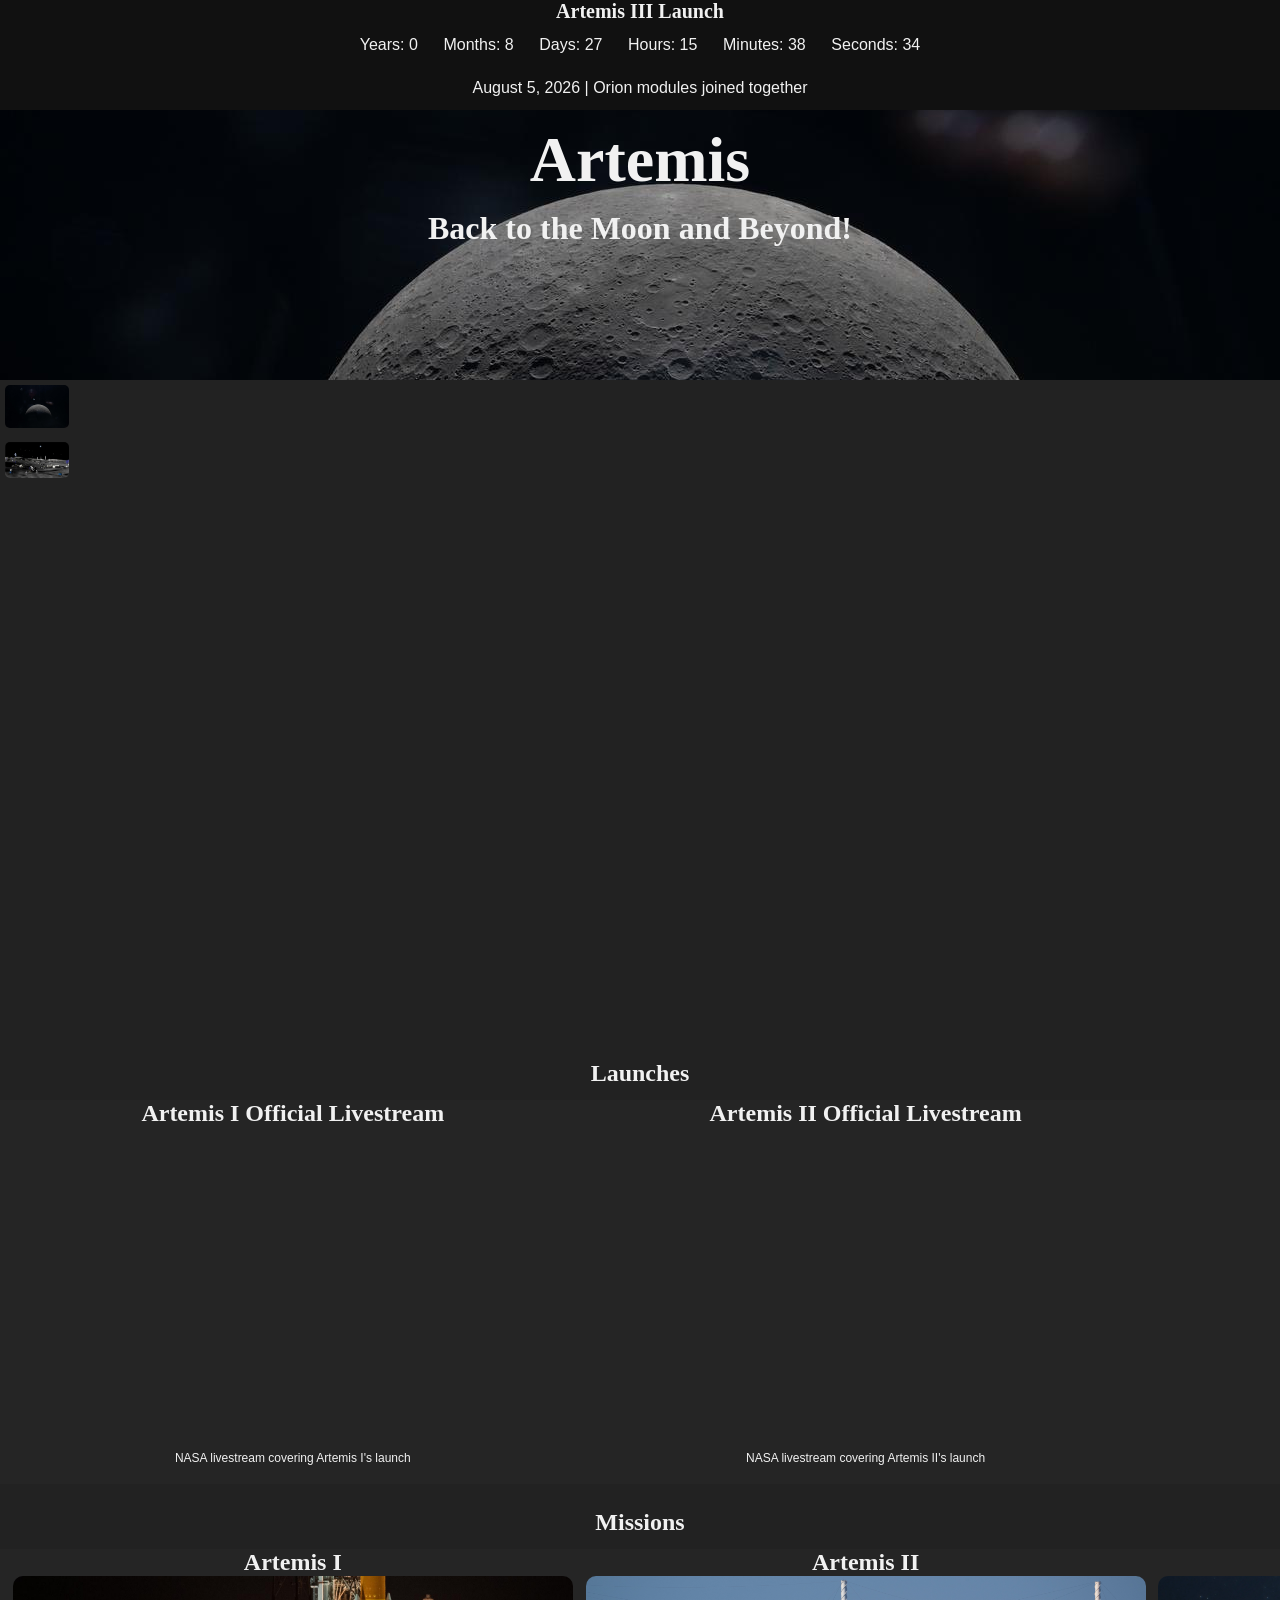
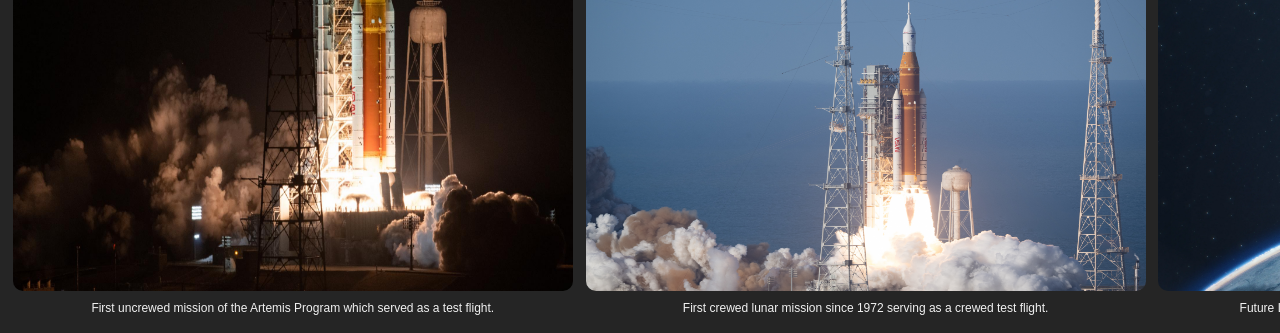
<file: docs/index.html>
<!DOCTYPE html>
<html lang="en">
<head>
    <meta charset="UTF-8">
    <meta name="viewport" content="width=device-width, initial-scale=1.0">
    <title>Artemis Hub</title>
    <link rel="stylesheet" href="style.css">
    <link rel="preload" href="https://cdn.knightlab.com/libs/timeline3/latest/embed/index.html?source=v2%3A2PACX-1vQwdn-Bt68W4CV1RuC2aKkDG7Lzjl12CbLHAm43nu0qHfC-yEOnZzkSJxLzlWTnv2rcGYdfzC_FNEYM&font=Default&lang=en&initial_zoom=2&width=100%25&height=650" as="document">
</head>
<body>

    <div id="CountdownContainer">
        <h2>Artemis III Launch</h2>
        <div id="Countdown">
            <p id="Years"></p>
            <p id="Months"></p>
            <p id="Days"></p>
            <p id="Hours"></p>
            <p id="Minutes"></p>
            <p id="Seconds"></p>
        </div>

        <p id="LaunchStatus">August 5, 2026 | Orion modules joined together</p>
    </div>
    <header>
        <div class="bannerStrip" style="background-image: url(./Images/ArtemisBanner.jpg);">
            <h1>Artemis</h1>
            <h2>Back to the Moon and Beyond!</h2>
        </div>
    </header>

    <main>

        <div class="hubContainer">
            <a href="index.html">
                <img src="Images/ArtemisBanner.jpg" class="hubBubble" title="Artemis"/>
            </a>
            <a href="Pages/moonBase.html">
                <img src="Images/MoonBase.webp" class="hubBubble" title="Moon Base">
            </a>
            
        </div>

        <iframe src='https://cdn.knightlab.com/libs/timeline3/latest/embed/index.html?source=v2%3A2PACX-1vQwdn-Bt68W4CV1RuC2aKkDG7Lzjl12CbLHAm43nu0qHfC-yEOnZzkSJxLzlWTnv2rcGYdfzC_FNEYM&font=Default&lang=en&initial_zoom=2&width=100%25&height=650' width='100%' height='650' webkitallowfullscreen mozallowfullscreen allowfullscreen frameborder='0' loading="lazy"></iframe> 
        
        <!--Upcoming Livestreams section-->
        <!--
        
        <section id="Section">
            <h2>Upcoming Livestreams</h2>
            
            

            <div class="carousel">
                Artemis III Announcement
                <div class="card">
                    <h3>Artemis III Announcement</h3>
                    <iframe width="560" height="315" src="https://www.youtube.com/embed/0fLROeRhqZM?si=17F3E8Ci6RTUgrTj" title="YouTube video player" frameborder="0" allow="accelerometer; autoplay; clipboard-write; encrypted-media; gyroscope; picture-in-picture; web-share" referrerpolicy="strict-origin-when-cross-origin" allowfullscreen></iframe>
                    <p>NASA will provide an update on Artemis III and announce their four crew members</p>
                </div>
            </div>
        </section>
        
        -->

        <section id="Section">
            <h2>Launches</h2>
            <div class="carousel">
                <div class="card">
                    <h3>Artemis I Official Livestream</h3>
                    <iframe width="560" height="315" src="https://www.youtube.com/embed/CMLD0Lp0JBg?si=Zk68PyoSvxEiBTrK" title="YouTube video player" frameborder="0" allow="accelerometer; autoplay; clipboard-write; encrypted-media; gyroscope; picture-in-picture; web-share" referrerpolicy="strict-origin-when-cross-origin" allowfullscreen></iframe>
                    <p>NASA livestream covering Artemis I's launch</p>
                </div>

                <div class="card">
                    <h3>Artemis II Official Livestream</h3>
                    <iframe width="560" height="315" src="https://www.youtube.com/embed/Tf_UjBMIzNo?si=vKbQtlsExBimdHyJ" title="YouTube video player" frameborder="0" allow="accelerometer; autoplay; clipboard-write; encrypted-media; gyroscope; picture-in-picture; web-share" referrerpolicy="strict-origin-when-cross-origin" allowfullscreen></iframe>
                    <p>NASA livestream covering Artemis II's launch</p>
                </div>
            </div>
        </section>

        <section id="Section">
            <h2>Missions</h2>
            <div class="carousel">
                <!--Artemis I-->
                <div class="card">
                    <h3>Artemis I</h3>
                    <a href="Pages/artemisI.html">
                        <img src="Images/ArtemisICover.jpg" alt="Launch of The SLS rocket during Artemis I" title="First uncrewed mission of the Artemis Program which served as a test flight.">
                    </a>
                    <p>First uncrewed mission of the Artemis Program which served as a test flight.</p>
                </div>  

                <!--Artemis II-->
                <div class="card">
                    <h3>Artemis II</h3>
                    <a href="Pages/artemisII.html">
                        <img src="Images/ArtemisIICover.jpg" alt="Launch of The SLS rocket during Artemis II" title="First crewed lunar mission since 1972 serving as a crewed test flight.">
                    </a>
                    
                    <p>First crewed lunar mission since 1972 serving as a crewed test flight.</p>
                </div>

                <!--Artemis III-->
                <div class="card">
                    <h3>Artemis III</h3>
                    <a href="./Pages/artemisIII.html">
                        <img src="Images/ArtemisIIICover.webp" alt="Depiction of Orion in space with Earth in background." title="Future LEO docking demonstration with one or both lunar lander providers.">
                    </a>
                    <p>Future LEO docking demonstration with one or both lunar lander providers.</p>
                </div>

                <!--Artemis IV-->
                <div class="card">
                    <h3>Artemis IV</h3>
                    <img src="Images/ArtemisIVCover.webp" alt="Depiction of Artemis IV on lunar surface with both landers split screened." title="Future lunar landing, first crewed mission on the lunar surface since 1972.">
                    <p>Future lunar landing, first crewed mission on the lunar surface since 1972.</p>
                </div>
            </div>
        </section>
    </main>
    <script src="./Scripts/main.js"></script>
</body>
</html>
</file>
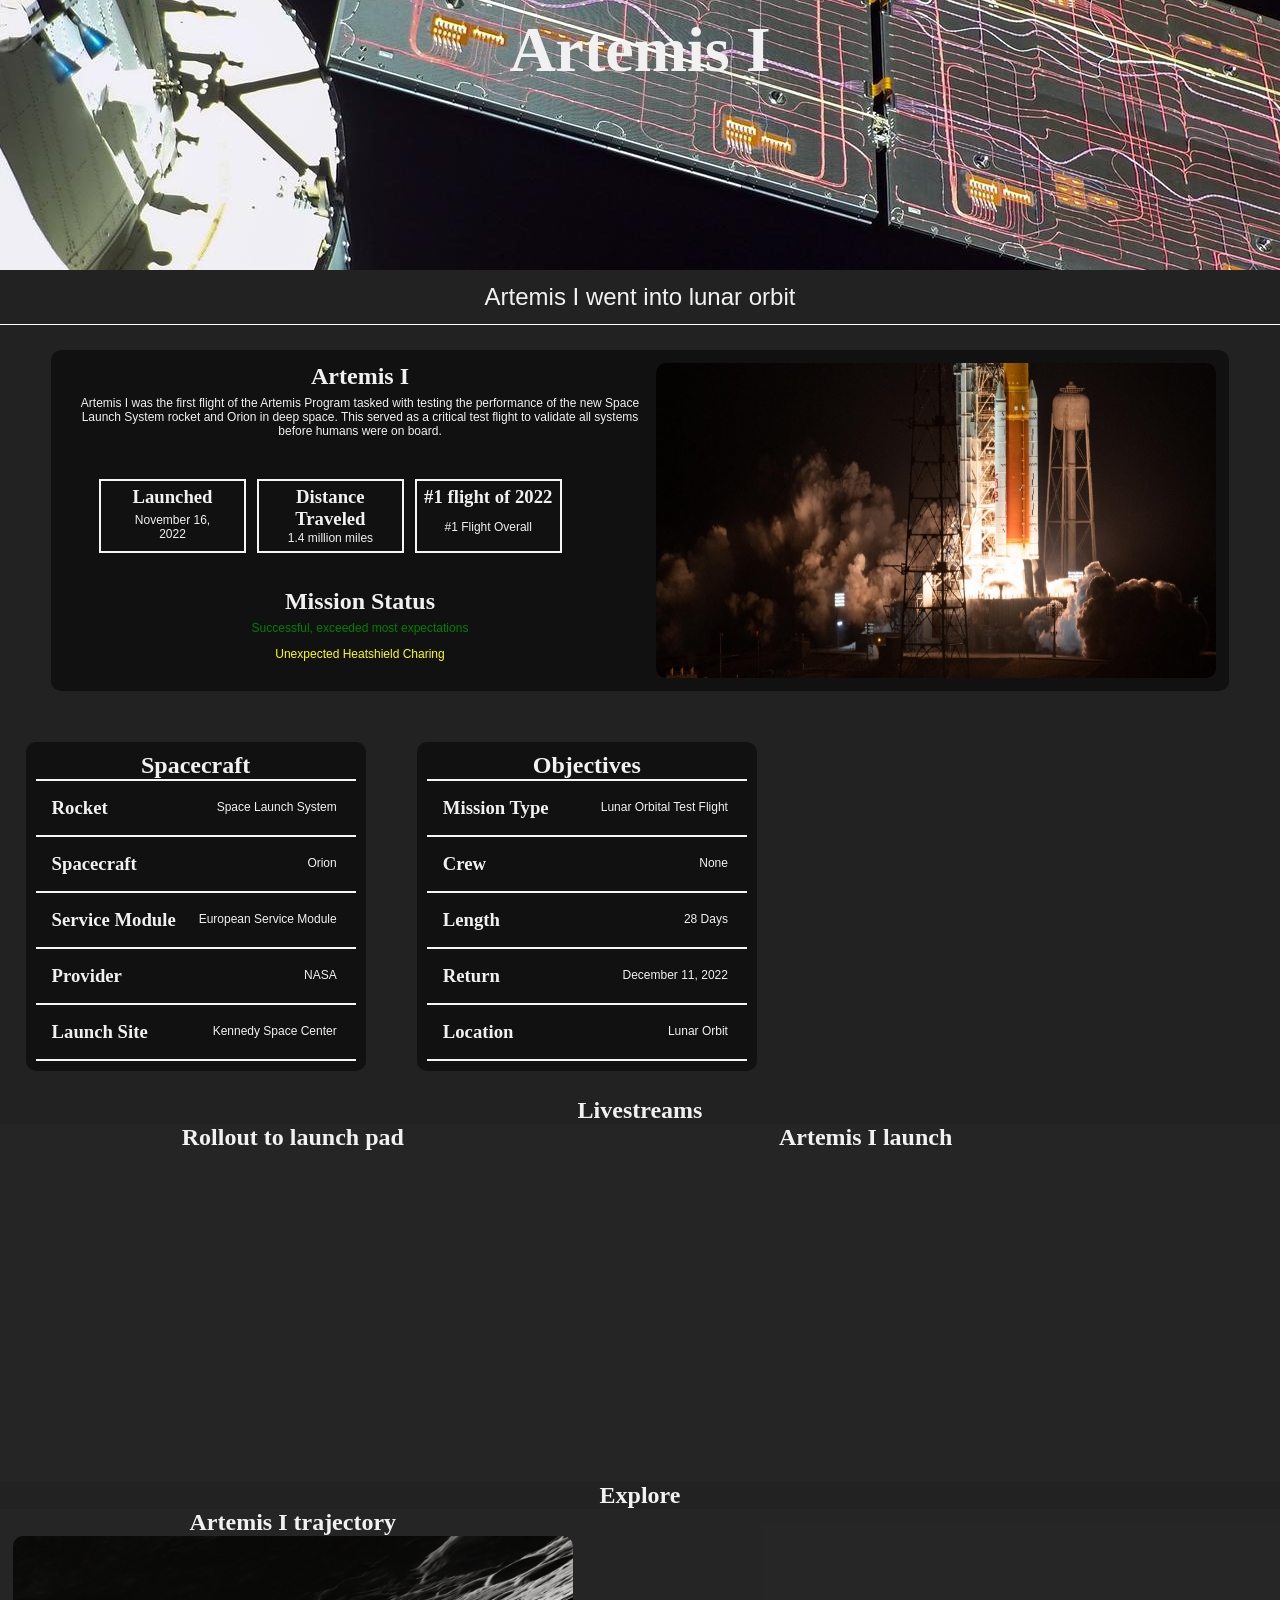
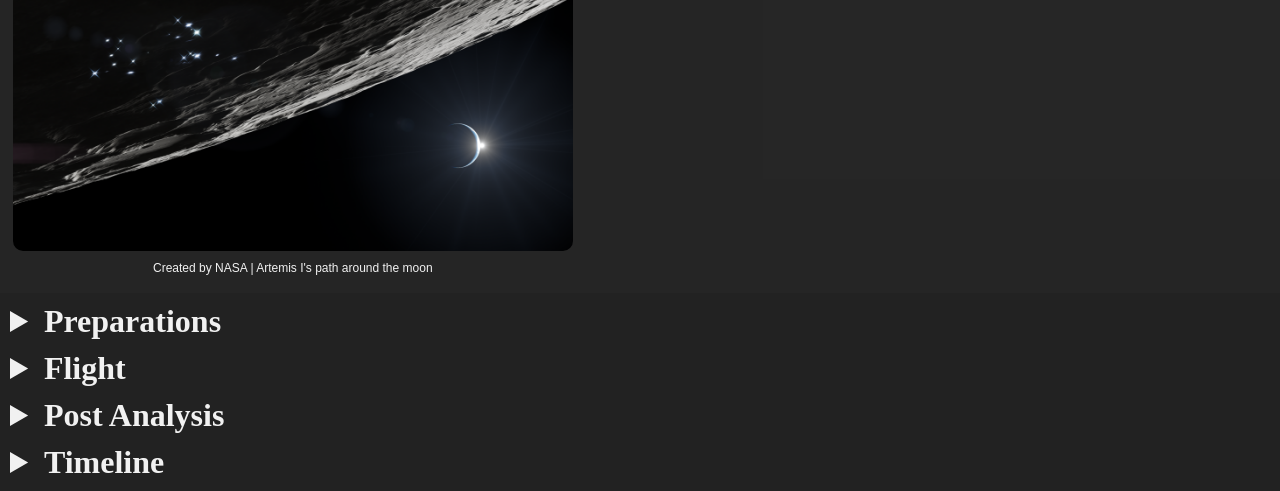
<file: docs/Pages/artemisI.html>
<!DOCTYPE html>
<html lang="en">
<head>
    <meta charset="UTF-8">
    <meta name="viewport" content="width=device-width, initial-scale=1.0">
    <title>Artemis I | Artemis Hub</title>
    <link rel="stylesheet" href="../style.css">

    
</head>
<body>
    <header>
        <div class="bannerStrip" style="background-image: url(../Images/ArtemisIBanner.jpg);">
            <h1>Artemis I</h1>
        </div>
    </header>
    <main>
        <p id="ArtemisIFact"></p>
        <div class="missionOverview">
            <div class="missionOverviewContent">
                <h2>Artemis I</h2>
                
                <p>Artemis I was the first flight of the Artemis Program tasked with testing the performance of the new Space Launch System rocket and Orion in deep space. This served as a critical test flight to validate all systems before humans were on board.</p>
                <div class="missionOverviewRow">
                    <div class="missionOverviewBlock">
                        <h3>Launched</h3>
                        <p>November 16, 2022</p>
                    </div>
                    <div class="missionOverviewBlock">
                        <h3>Distance Traveled</h3>
                        <p>1.4 million miles</p>
                    </div>

                    <div class="missionOverviewBlock">
                        <h3>#1 flight of 2022</h3>
                        <p>#1 Flight Overall</p>
                    </div>
                </div>
                <h2>Mission Status</h2>
                <p style="color:green">Successful, exceeded most expectations</p>
                <p style="color:yellow">Unexpected Heatshield Charing</p>
                
            </div>
            <img src="../Images/ArtemisICover.jpg" />
            
        </div>

        
        <div class="row">
            <div class="sidePanel">
            <h2>Spacecraft</h2>
            <div class="sidePanelRow">
                <h3>Rocket</h3>
                <p>Space Launch System</p>
            </div>

            <div class="sidePanelRow">
                <h3>Spacecraft</h3>
                <p>Orion</p>
            </div>

            <div class="sidePanelRow">
                <h3>Service Module</h3>
                <p>European Service Module</p>
            </div>

            <div class="sidePanelRow">
                <h3>Provider</h3>
                <p>NASA</p>
            </div>

            <div class="sidePanelRow">
                <h3>Launch Site</h3>
                <p>Kennedy Space Center</p>
            </div>
        </div>

        <div class="sidePanel">
            <h2>Objectives</h2>
            <div class="sidePanelRow">
                <h3>Mission Type</h3>
                <p>Lunar Orbital Test Flight</p>
            </div>

            <div class="sidePanelRow">
                <h3>Crew</h3>
                <p>None</p>
            </div>

            <div class="sidePanelRow">
                <h3>Length</h3>
                <p>28 Days</p>
            </div>

            <div class="sidePanelRow">
                <h3>Return</h3>
                <p>December 11, 2022</p>
            </div>

            <div class="sidePanelRow">
                <h3>Location</h3>
                <p>Lunar Orbit</p>
            </div>
        </div>
        
        </div>

        <section class="Section">
            <h2>Livestreams</h2>
            <div class="carousel">
                <div class="card">
                    <h3>Rollout to launch pad</h3>
                    <iframe width="560" height="315" src="https://www.youtube.com/embed/RxzC2S8Z2Ng?si=joMjyY4dy9Yb4k9l" title="YouTube video player" frameborder="0" allow="accelerometer; autoplay; clipboard-write; encrypted-media; gyroscope; picture-in-picture; web-share" referrerpolicy="strict-origin-when-cross-origin" allowfullscreen></iframe>
                </div>
                <div class="card">
                    <h3>Artemis I launch</h3>
                    <iframe width="560" height="315" src="https://www.youtube.com/embed/CMLD0Lp0JBg?si=7uXieYGLJxqmj1kV" title="YouTube video player" frameborder="0" allow="accelerometer; autoplay; clipboard-write; encrypted-media; gyroscope; picture-in-picture; web-share" referrerpolicy="strict-origin-when-cross-origin" allowfullscreen></iframe>
                </div>

                <div class="card">
                    <h3>Close lunar flyby</h3>
                    <iframe width="560" height="315" src="https://www.youtube.com/embed/BvWtNx3VOUA?si=XpxMBCHcl_HlhEOE" title="YouTube video player" frameborder="0" allow="accelerometer; autoplay; clipboard-write; encrypted-media; gyroscope; picture-in-picture; web-share" referrerpolicy="strict-origin-when-cross-origin" allowfullscreen></iframe>
                </div>

                <div class="card">
                    <h3>Artemis I splashdown</h3>
                    <iframe width="560" height="315" src="https://www.youtube.com/embed/xzZPzmMtQA8?si=LlzdA6t2dbo1y-F9" title="YouTube video player" frameborder="0" allow="accelerometer; autoplay; clipboard-write; encrypted-media; gyroscope; picture-in-picture; web-share" referrerpolicy="strict-origin-when-cross-origin" allowfullscreen></iframe>
                </div>
            </div>
        </section>

        <section class="Section">
            <h2>Explore</h2>
            <div class="carousel">
                <div class="card">
                    <h3>Artemis I trajectory</h3>
                    <a href="artemisITrojectory.html" target="_blank"><img src="../Images/Moon.png"></a>
                    <p>Created by NASA | Artemis I's path around the moon</p>
                </div>
            </div>
        </section>

        <div class="collapsable">
            <details>
                <summary>Preparations</summary>
                <p>The SLS rocket for Artemis I was originally rolled out to the launch pad March 17, 2022. The first two Wet Dress Rehearsal (WDR) attempts on April 3 and 4th were scrubbed due to launch pad issues, but one was ultimately performed not long after. However, due to issues with the ICPS, they didn't fuel the upper stage. NASA teams discovered a Hydrogen leak during that WDR which prompted a rollback to the VAB.</p>
                <p>A fourth WDR attempt was performed June 20 of the following year, however due to a hydrogen leak the countdown timer ended early at T-20s. Then the rocket was rolled back to the VAB on July 2 to fix those Hydrogen leaks.</p>
                <p>The first launch attempt for Artemis I was set for August 29, 2026 which was scrubbed due to high engine temperatures, hydrogen leaks, and ground communication problems. Another attempt for September 3 was also scrubbed due to continued hydrogen leaks. It wasn't until the third attempt on November 16th that Artemis I finally launched from the KSC.</p>
            </details>
        </div>

        <div class="collapsable">
            <details>
                <summary>Flight</summary>
                <p>Artemis I launched at 1:47am EST achieving orbit in about 8.5 minutes. About 89 minutes into flight, the ICPS burned for about 15min to propel Orion and 10 cubsat satellites into a trans lunar ejection. These small satellites would study radiation and perform other scientific research. On November 25, Orion performed a burn to put itself in retrograde lunar orbit. The following day Artemis I broke Apollo 13's record being the furthest a human rated spacecraft has traveled from Earth.</p>
                <p>Artemis I finally splashed down December 11 traveling almost 25,000 miles.</p>
            </details>
        </div>

        <div class="collapsable">
            <details>
                <summary>Post Analysis</summary>
                <p>Upon retrieval of the capsule, NASA discovered unexpected loss of a protective layer of the heatshield. The protective outer layer made from AVCOAT is supposed to break away carrying heat away from the capsule, however the loss was more significant than previously expected. Took two years to find the issue to suggest recommendations.</p>
            </details>
            
        </div>

        <div class="collapsable">
            <details>
                <summary>Timeline</summary>
                <ul class="timeline">
                    <li><b>T-5y 4m: </b>ICPS arrived to KSC</li>
                    <li><b>T-2y 5m: </b>SRB arrived to KSC</li>
                    <li><b>T-1y 8m: </b>SRB stacked</li>
                    <li><b>T-1y 5m: </b>Core stage stacked</li>
                    <li><b>T-1y 4m: </b>ICPS stacked</li>
                    <li><b>T-1y 1m: </b>Orion stacked</li>
                    <li><b>T-7m 30d: </b>SLS rollout #1</li>
                    <li><b>T-7m 13d: </b>WDR attempt #1 scrubbed</li>
                    <li><b>T-7m 12d: </b>WDR attempt #2 scrubbed</li>
                    <li><b>T-6m 8d: </b>SLS rolled back to VAB</li>
                    <li><b>T-5m 10d: </b>SLS rollout #2</li>
                    <li><b>T-4m 27d: </b>WDR attempt #4</li>
                    <li><b>T-4m 14d: </b>SLS rolled back to VAB</li>
                    <li><b>T-3m 0d: </b>SLS rollout #3</li>
                    <li><b>T-2m 18d: </b>Launch attempt #1 scrubbed</li>
                    <li><b>T-2m 14d: </b>Launch attempt #2 scrubbed</li>
                    <hr>
                    <li><b>T-00:00:00: </b>Liftoff!</li>
                    <li><b>+00:08:30: </b>Orion reached LEO</li>
                    <li><b>+01:29:00: </b>Translunar Injection</li>
                    <li><b>+4d 13hr: </b>Entered lunar sphere of influence</li>
                    <li><b>+5d 6hr: </b>Closest approach to the moon</li>
                    <li><b>+10d: </b>Reached lunar orbit</li>
                    <li><b>+12d: </b>Furthest distance from moon</li>
                    <li><b>+20d: </b>Exited lunar sphere of influence</li>
                    <li><b>+25d: </b>Entered Earth's atmosphere</li>
                    <hr>
                    <li><b>+27d: </b>Capsule recovered</li>
                    <li><b>+2y 1m: </b>Heatshield investigation concludes</li>
                </ul>
            </details>
        </div>
        
    </main>

    <script>
        // Generates random Artemis I facts
        var ArtemisIFacts = ["Artemis I was the first mission of the Artemis Program", "The 0G indicator was Snoopy", "Artemis I went into lunar orbit"];
        var randomArtemisIFact = ArtemisIFacts[Math.floor(Math.random() * ArtemisIFacts.length)];
        document.getElementById("ArtemisIFact").innerHTML = randomArtemisIFact;     
    </script>
</body>
</html>
</file>
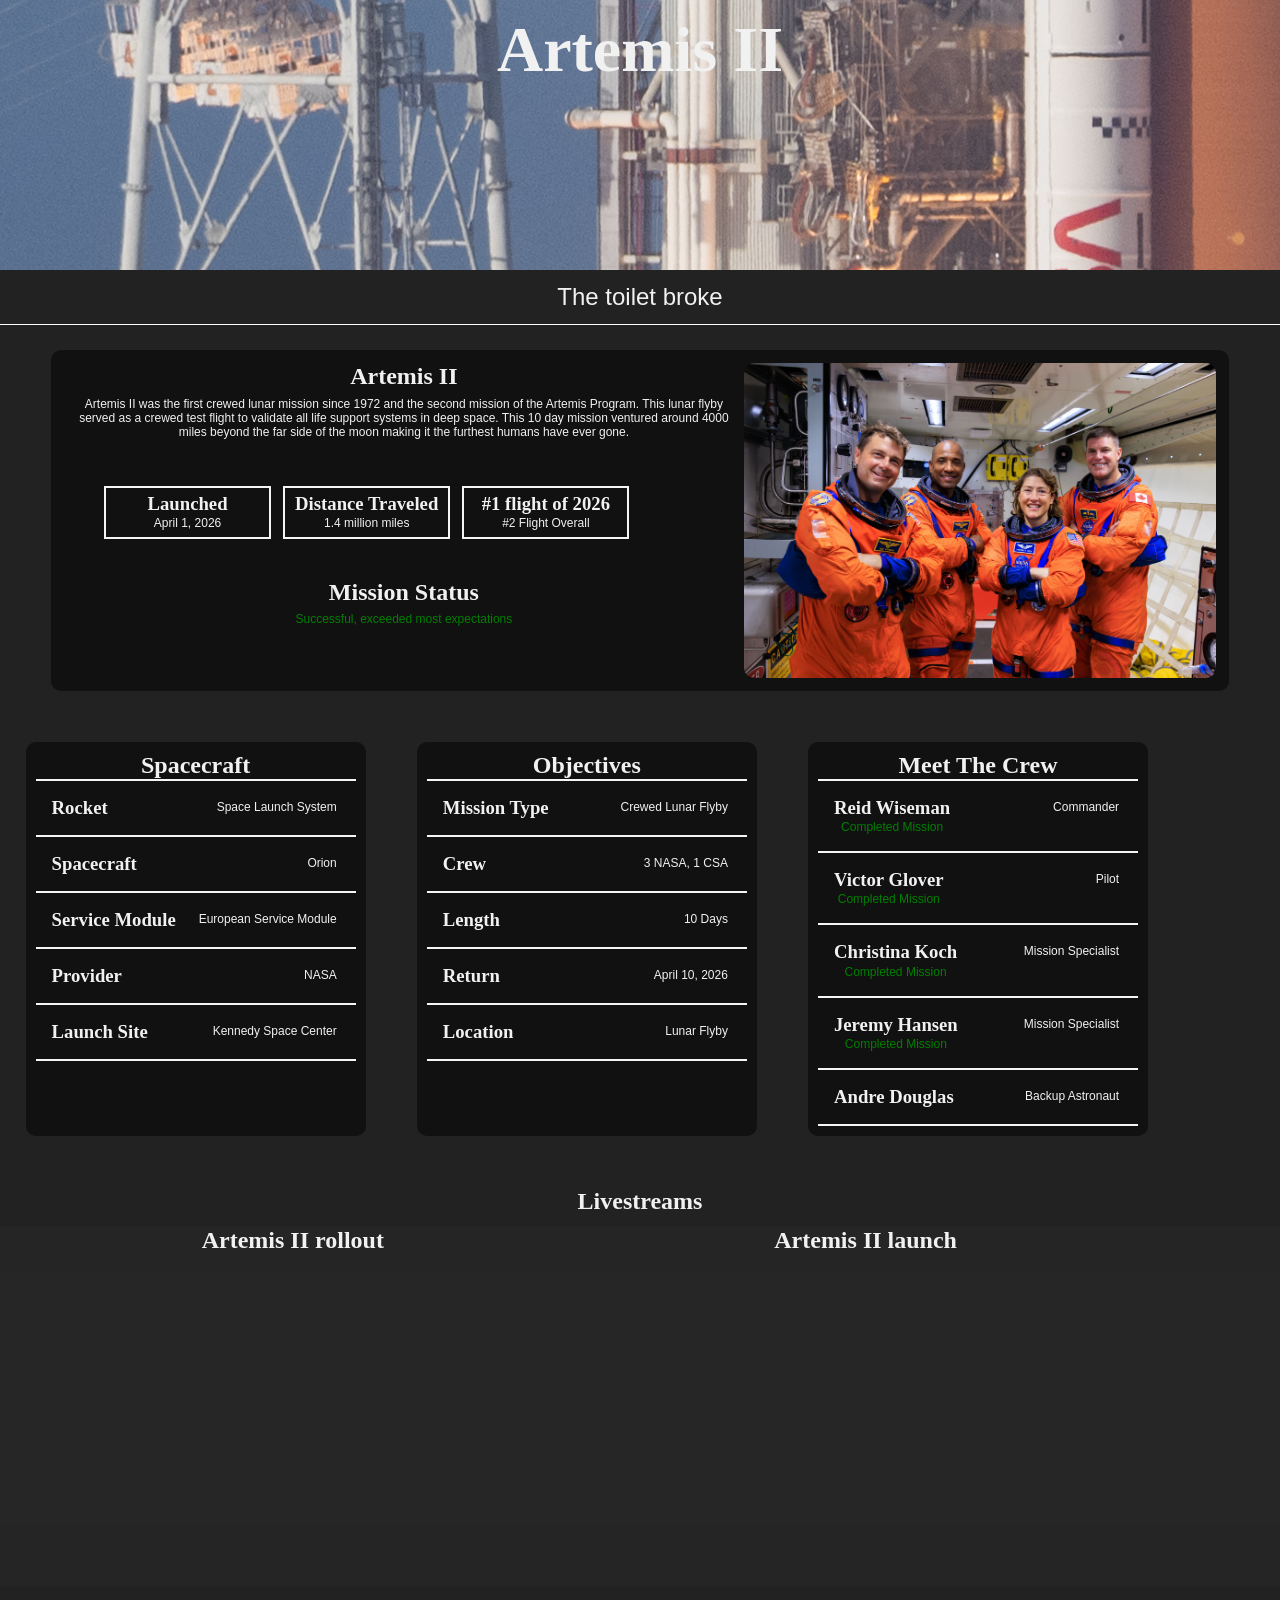
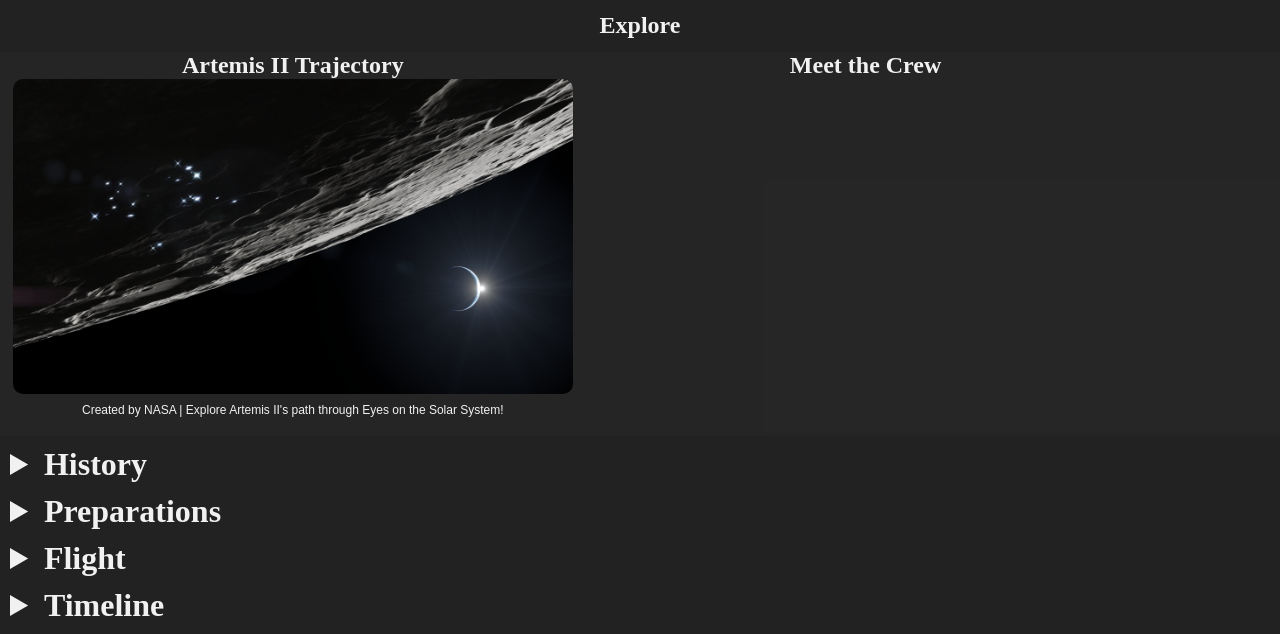
<file: docs/Pages/artemisII.html>
<!DOCTYPE html>
<html lang="en">
<head>
    <meta charset="UTF-8">
    <meta name="viewport" content="width=device-width, initial-scale=1.0">
    <title>Artemis II | Artemis Hub</title>
    <link rel="stylesheet" href="../style.css">
</head>
<body>
    <header>
        <div class="bannerStrip" style="background-image: url(../Images/ArtemisIICover.jpg);">
            <h1>Artemis II</h1>
        </div>
    </header>
    <main>
        <p id="ArtemisIIFact"></p>
        <div class="missionOverview">
            <div class="missionOverviewContent">
                <h2>Artemis II</h2>
                <p>Artemis II was the first crewed lunar mission since 1972 and the second mission of the Artemis Program. This lunar flyby served as a crewed test flight to validate all life support systems in deep space. This 10 day mission ventured around 4000 miles beyond the far side of the moon making it the furthest humans have ever gone.</p>
                <div class="missionOverviewRow">
                    <div class="missionOverviewBlock">
                        <h3>Launched</h3>
                        <p>April 1, 2026</p>
                    </div>
                    <div class="missionOverviewBlock">
                        <h3>Distance Traveled</h3>
                        <p>1.4 million miles</p>
                    </div>

                    <div class="missionOverviewBlock">
                        <h3>#1 flight of 2026</h3>
                        <p>#2 Flight Overall</p>
                    </div>
                </div>
                <h2>Mission Status</h2>
                <p style="color:green">Successful, exceeded most expectations</p>
                
            </div>
            <img src="../Images/ArtemisIICrew.jpg" />
        </div>
        <div class="row">
            <div class="sidePanel">
            <h2>Spacecraft</h2>
            <div class="sidePanelRow">
                <h3>Rocket</h3>
                <p>Space Launch System</p>
            </div>

            <div class="sidePanelRow">
                <h3>Spacecraft</h3>
                <p>Orion</p>
            </div>

            <div class="sidePanelRow">
                <h3>Service Module</h3>
                <p>European Service Module</p>
            </div>

            <div class="sidePanelRow">
                <h3>Provider</h3>
                <p>NASA</p>
            </div>

            <div class="sidePanelRow">
                <h3>Launch Site</h3>
                <p>Kennedy Space Center</p>
            </div>
        </div>

        <div class="sidePanel">
            <h2>Objectives</h2>
            <div class="sidePanelRow">
                <h3>Mission Type</h3>
                <p>Crewed Lunar Flyby</p>
            </div>

            <div class="sidePanelRow">
                <h3>Crew</h3>
                <p>3 NASA, 1 CSA</p>
            </div>

            <div class="sidePanelRow">
                <h3>Length</h3>
                <p>10 Days</p>
            </div>

            <div class="sidePanelRow">
                <h3>Return</h3>
                <p>April 10, 2026</p>
            </div>

            <div class="sidePanelRow">
                <h3>Location</h3>
                <p>Lunar Flyby</p>
            </div>
        </div>

        <div class="sidePanel">
            <h2>Meet The Crew</h2>
            <div class="sidePanelRow">
                <div>
                    <h3>Reid Wiseman</h3>
                    <p style="color: green;">Completed Mission</p>
                </div>
                <p>Commander</p>
            </div>

            <div class="sidePanelRow">
                <div>
                    <h3>Victor Glover</h3>
                    <p style="color: green;">Completed Mission</p>
                </div>
                <p>Pilot</p>
            </div>

            <div class="sidePanelRow">
                <div>
                    <h3>Christina Koch</h3>
                    <p style="color: green;">Completed Mission</p>
                </div>
                <p>Mission Specialist</p>
            </div>

            <div class="sidePanelRow">
                <div>
                    <h3>Jeremy Hansen</h3>
                    <p style="color: green;">Completed Mission</p>
                </div>
                <p>Mission Specialist</p>
            </div>

            <div class="sidePanelRow">
                <div>
                    <h3>Andre Douglas</h3>
                </div>
                <p>Backup Astronaut</p>
            </div>
            

        </div>

        
 
    </main>
        <section id="Section">
        <h2>Livestreams</h2>
        <div class="carousel">
            <div class="card">
                <h3>Artemis II rollout</h3>
                <iframe width="560" height="315" src="https://www.youtube.com/embed/tTs799cmxBc?si=0hFJStK-hSA8k4Jq" title="YouTube video player" frameborder="0" allow="accelerometer; autoplay; clipboard-write; encrypted-media; gyroscope; picture-in-picture; web-share" referrerpolicy="strict-origin-when-cross-origin" allowfullscreen></iframe>
            </div>

            <div class="card">
                <h3>Artemis II launch</h3>
                <iframe width="560" height="315" src="https://www.youtube.com/embed/Tf_UjBMIzNo?si=c7LcN6D8g7ovQhQm" title="YouTube video player" frameborder="0" allow="accelerometer; autoplay; clipboard-write; encrypted-media; gyroscope; picture-in-picture; web-share" referrerpolicy="strict-origin-when-cross-origin" allowfullscreen></iframe>
            </div>
        </div>
        </section>
    
        <section id="Section">
                <h2>Explore</h2>
                <div class="carousel">
                    <div class="card">
                        <h3>Artemis II Trajectory</h3>
                        <a href="artemisIITrojectory.html" target="_blank">
                            <img src="../Images/Moon.png">
                        </a>
                        <p>Created by NASA | Explore Artemis II's path through Eyes on the Solar System!</p>
                    </div>
                    <div class="card">
                        <h3>Meet the Crew</h3>
                        <iframe width="560" height="315" src="https://www.youtube.com/embed/lPyl6d2FJGw?si=K_zxRvhe5sw1z5mt" title="YouTube video player" frameborder="0" allow="accelerometer; autoplay; clipboard-write; encrypted-media; gyroscope; picture-in-picture; web-share" referrerpolicy="strict-origin-when-cross-origin" allowfullscreen></iframe>
                    </div>
                </div>
        </section>

        <div class="collapsable">
            <details>
                <summary>History</summary>
                <p>Formerly known as Exploration Mission 2 and proposed in 2017, this mission would take crew to rendezvous with an astroid that would be placed into lunar orbit from the <a href="https://en.wikipedia.org/wiki/Asteroid_Redirect_Mission">Astroid Redirect Mission</a> to retrieve samples. After the Astroid Redirect Mission got canceled in 2017, two proposals came up. One proposal would be a free return trajectory around the moon while the other proposal would be to deliver the first module of Lunar Gateway into lunar orbit.</p>
            </details>
        </div>

        <div class="collapsable">
            <details>
                <summary>Preparations</summary>
                <p>Due to Artemis I's heatshield investigation, stacking the SLS rocket couldn't begin until it concluded contributing to a two year delay. The four engines were integrated into the core stage September 25, 2023 which was delivered to the KSC the end of July 2024. Stacking for the SLS rocket began November 2024 and concluded October 2025.</p>
                <p>In April 2024, NASA held a news conference discussing their findings from the Artemis I heatshield and outlined changes they will make. Hot gasses got trapped in the AVCOAT material which caused cracking and unexpected pieces falling off. Because the heatshield was already integrated onto Orion, taking it out and replacing would lead to further delays than if they just decided to keep it on. NASA's decision was to keep the existing heatshield but change the reentry profile. Artemis I used what was called a skip-reentry profile where it initially enters the atmosphere, uses aerodynamic drag to slow down bouncing out of the atmosphere then reentering again at a much slower velocity. Artemis II used a more direct modified version of that profile. Orion entered the atmosphere and lifted up slightly to reduce its velocity but never left the atmosphere. By doing this the heatshield did experience higher heating but reduced the gas buildup.</p>
                <p>September of 2025 NASA announced that they were targeting a launch date as soon as February 2026. However due to a large winter storm, launch preparations were delayed to January 2026. The first rollout for the launch vehicle occurred January 18, 2026 with a planned wet dress rehearsal for February 2, 2026. However, the WDR ended prematurely and because of a hydrogen leak addition to a pressurization issue on Orion, the launch had been delayed to March. On February 19, 2026 NASA successfully completed a WDR for the SLS rocket. SLS got rolled back to the VAB on February 25 due to a helium flow issue that they could not fix on the launch pad delaying the earliest potential launch date to April. March 18, 2026 SLS rolled back to the launch pad ahead of an April 1 launch.</p>
            </details>
        </div>

        <div class="collapsable">
            <details>
                <summary>Flight</summary>
                <p>Artemis II successfully launched on April 1, 2026 at 6:35EST, the first crewed launch from Launch Complex 39B since 2006. The first day was spent in a high elliptical orbit to validate life support systems including some docking practice. Then Orion preformed a trans lunar injection burn which put Orion on a free return trajectory around the moon. On April 6 23:02UTC Orion was 252,756 miles from Earth breaking Apollo 13's 56 year record (248,665mi) as the furthest humans have been from Earth. On April 11, Orion reentered the atmosphere with a max velocity of 24,664mph splashing down about six minutes later. They splashed down near the coast of San Diego, they landed less than a mile from their determined target.</p>
            </details>
        </div>

        <div class="collapsable">
            <details>
                <summary>Timeline</summary>
                <ul class="timeline">
                    <li><b>T-9y: </b>Mission profile redefined</li>
                    <li><b>T-3y: </b>Crew announced</li>
                    <li><b>T-2y 9m: </b>Core stage delivered to KSC</li>
                    <li><b>T-2y 3m: </b>Launch date set to September 2025</li>
                    <li><b>T-2y: </b>Artemis I heatshield investigation began</li>
                    <li><b>T-1y 5m: </b>SLS stacking began</li>
                    <li><b>T-1y 4m: </b>Launch date delayed to April 2026</li>
                    <li><b>T-1y 4m: </b>Artemis I heatshield investigation concluded</li>
                    <li><b>T-7m: </b>Launch date set to February 5, 2026</li>
                    <li><b>T-6m: </b>SLS stacking completed</li>
                    <li><b>T-2m 14d: </b>SLS rollout #1</li>
                    <li><b>T-1m 30d: </b>WDR attempt #1</li>
                    <li><b>T-1m 13d: </b>WDR attempt #2 successful</li>
                    <li><b>T-1m 11d: </b>Launch date delayed to March</li>
                    <li><b>T-1m 7d: </b>SLS rolled back to VAB</li>
                    <li><b>T-20d: </b>Launch date set to April 1, 2026</li>
                    <li><b>T-12d: </b>SLS rollout #2</li>
                    <li><b>T-5d: </b>Crew arrived to KSC</li>
                    <hr>
                    <li><b>+00:00:00: </b>Engines ignited</li>
                    <li><b>+00:02:00: </b>Booster separation</li>
                    <li><b>+00:08:00: </b>Orion separation</li>
                    <li><b>+00:50:00: </b>Perigee raised above atmosphere</li>
                    <li><b>+01:50:00: </b>Apogee raised to 44,000mi</li>
                    <li><b>+02:00:00: </b>Core stage reentered atmosphere</li>
                    <li><b>+1d: </b>Translunar injection burn</li>
                    <li><b>+4d: </b>Correction burn performed</li>
                    <li style="color:yellow"><b>+5d: </b>Furthest humans have traveled from Earth</li>
                    <li><b>+6d: </b>Left lunar sphere of influence</li>
                    <li><b>+8d: </b>Correction burn performed</li>
                    <li><b>+9d: </b>Correction burn performed</li>
                    <li><b>+10d: </b>Splashdown</li>
                </ul>
            </details>
        </div>
    
    <script>
        // Generates random Artemis II facts
        var ArtemisIIFacts = ["Artemis II was the first crewed mission of the Artemis Program", "This was Jeremy Hansen's first mission", "Artemis II was originally supposed to launch in 2024", "These four astronauts traveled further from Earth than we've ever been before", "The toilet broke", "The astronauts had technical problems with Microsoft Outlook", "Artemis II was the first crewed lunar mission since 1972", "The first iphone was used on Artemis II"];
        var randomArtemisIIFact = ArtemisIIFacts[Math.floor(Math.random() * ArtemisIIFacts.length)];
        document.getElementById("ArtemisIIFact").innerHTML = randomArtemisIIFact;
    </script>
</body>
</html>
</file>
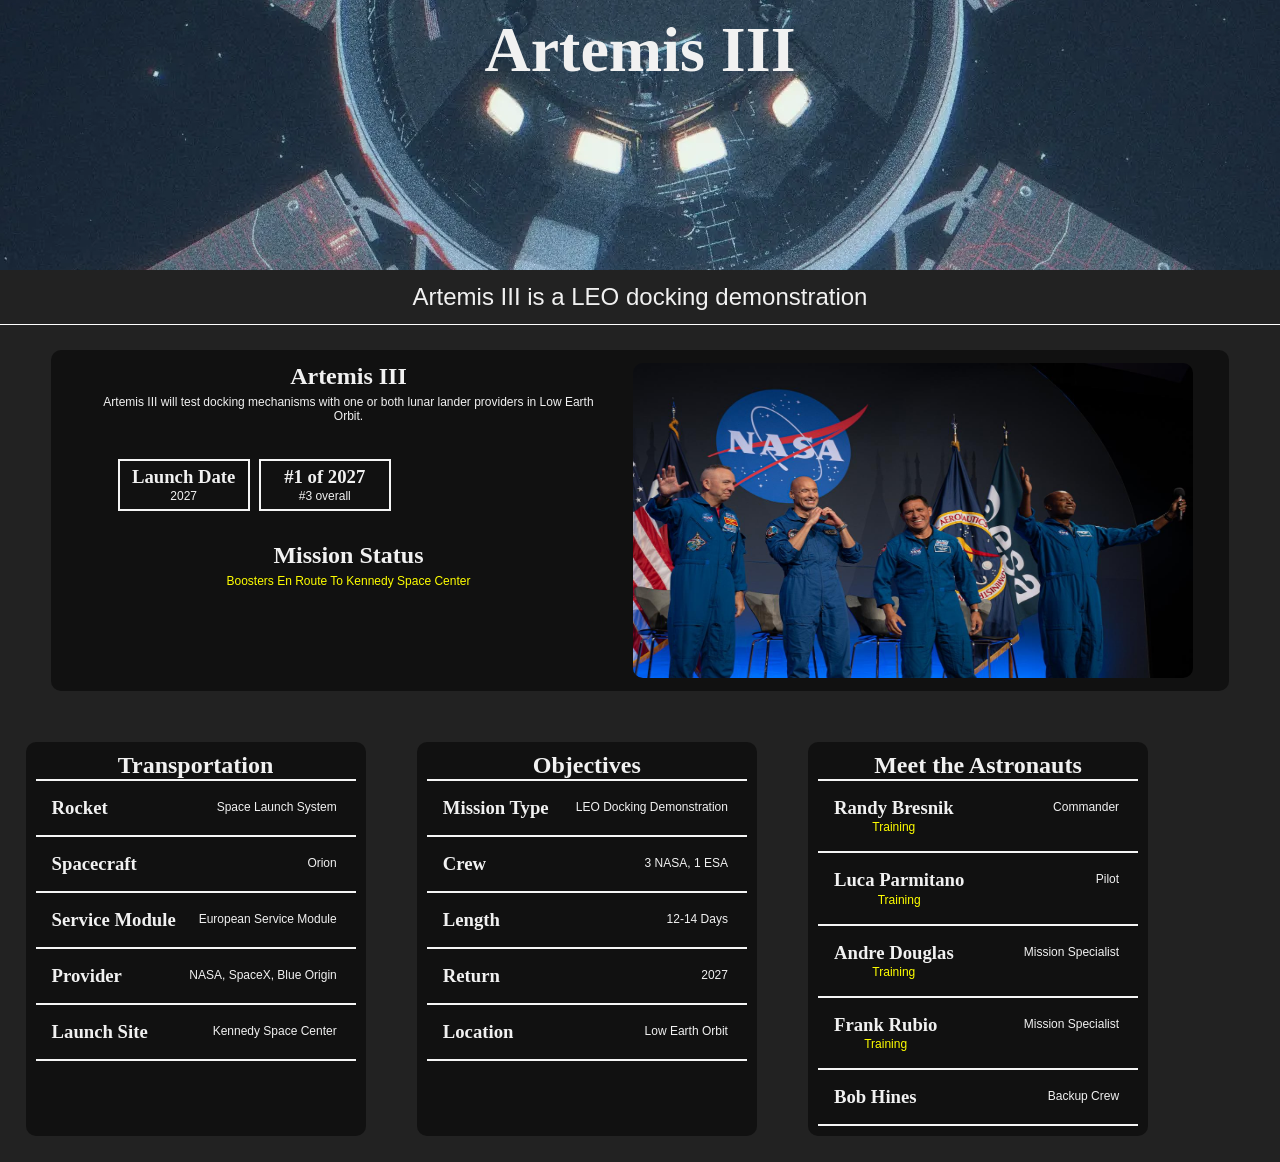
<file: docs/Pages/artemisIII.html>
<!DOCTYPE html>
<html lang="en">
<head>
    <meta charset="UTF-8">
    <meta name="viewport" content="width=device-width, initial-scale=1.0">
    <title>Artemis III | Artemis Hub</title>
    <link rel="stylesheet" href="../style.css">
</head>
<body>
    <header>
        <div class="bannerStrip" style="background-image: url(../Images/ArtemisIIICover.webp);">
            <h1>Artemis III</h1>
        </div>
    </header>
    <main>
        <p id="ArtemisIIIFact"></p>
        <div class="missionOverview">
            <div class="missionOverviewContent">
                <h2>Artemis III</h2>
                <p>Artemis III will test docking mechanisms with one or both lunar lander providers in Low Earth Orbit.</p>
                <div class="missionOverviewRow">
                    <div class="missionOverviewBlock">
                        <h3>Launch Date</h3>
                        <p>2027</p>
                    </div>
                    <div class="missionOverviewBlock">
                        <h3>#1 of 2027</h3>
                        <p>#3 overall</p>
                    </div>
                </div>
                <h2>Mission Status</h2>
                <p style="color:yellow">Boosters En Route To Kennedy Space Center</p>
            </div>
            <img src="../Images/ArtemisIIICrew.jpg">
        </div>

        <div class="row">
            <div class="sidePanel">
                <h2>Transportation</h2>
                <div class="sidePanelRow">
                    <h3>Rocket</h3>
                    <p>Space Launch System</p>
                </div>

                <div class="sidePanelRow">
                    <h3>Spacecraft</h3>
                    <p>Orion</p>
                </div>

                <div class="sidePanelRow">
                    <h3>Service Module</h3>
                    <p>European Service Module</p>
                </div>

                <div class="sidePanelRow">
                    <h3>Provider</h3>
                    <p>NASA, SpaceX, Blue Origin</p>
                </div>
                <div class="sidePanelRow">
                    <h3>Launch Site</h3>
                    <p>Kennedy Space Center</p>
                </div>
            </div>

            <div class="sidePanel">
                <h2>Objectives</h2>
                <div class="sidePanelRow">
                    <h3>Mission Type</h3>
                    <p>LEO Docking Demonstration</p>
                </div>

                <div class="sidePanelRow">
                    <h3>Crew</h3>
                    <p>3 NASA, 1 ESA</p>
                </div>

                <div class="sidePanelRow">
                    <h3>Length</h3>
                    <p>12-14 Days</p>
                </div>

                <div class="sidePanelRow">
                    <h3>Return</h3>
                    <p>2027</p>
                </div>

                <div class="sidePanelRow">
                    <h3>Location</h3>
                    <p>Low Earth Orbit</p>
                </div>
            </div>

            <div class="sidePanel">
                <h2>Meet the Astronauts</h2>
                <div class="sidePanelRow">
                    <div>
                        <h3>Randy Bresnik</h3>
                        <p style="color:yellow">Training</p>
                    </div>
                        <p>Commander</p>
                </div>

                <div class="sidePanelRow">
                    <div>
                        <h3>Luca Parmitano</h3>
                        <p style="color:yellow">Training</p>
                    </div>
                        <p>Pilot</p>
                </div>

                <div class="sidePanelRow">
                    <div>
                        <h3>Andre Douglas</h3>
                        <p style="color:yellow">Training</p>
                    </div>
                        <p>Mission Specialist</p>
                </div>

                <div class="sidePanelRow">
                    <div>
                        <h3>Frank Rubio</h3>
                        <p style="color: yellow;">Training</p>
                    </div>
                    <p>Mission Specialist</p>
                </div>

                <div class="sidePanelRow">
                    <div>
                        <h3>Bob Hines</h3>
                    </div>
                    <p>Backup Crew</p>
                </div>
            </div>
        </div>
    </main>

    <script>
        var ArtemisIIIFacts = ["Artemis III is a LEO docking demonstration"];
        var randomArtemisIIIFact = ArtemisIIIFacts[Math.floor(Math.random() * ArtemisIIIFacts.length)];
        document.getElementById("ArtemisIIIFact").innerHTML = randomArtemisIIIFact;
    </script>
</body>
</html>
</file>
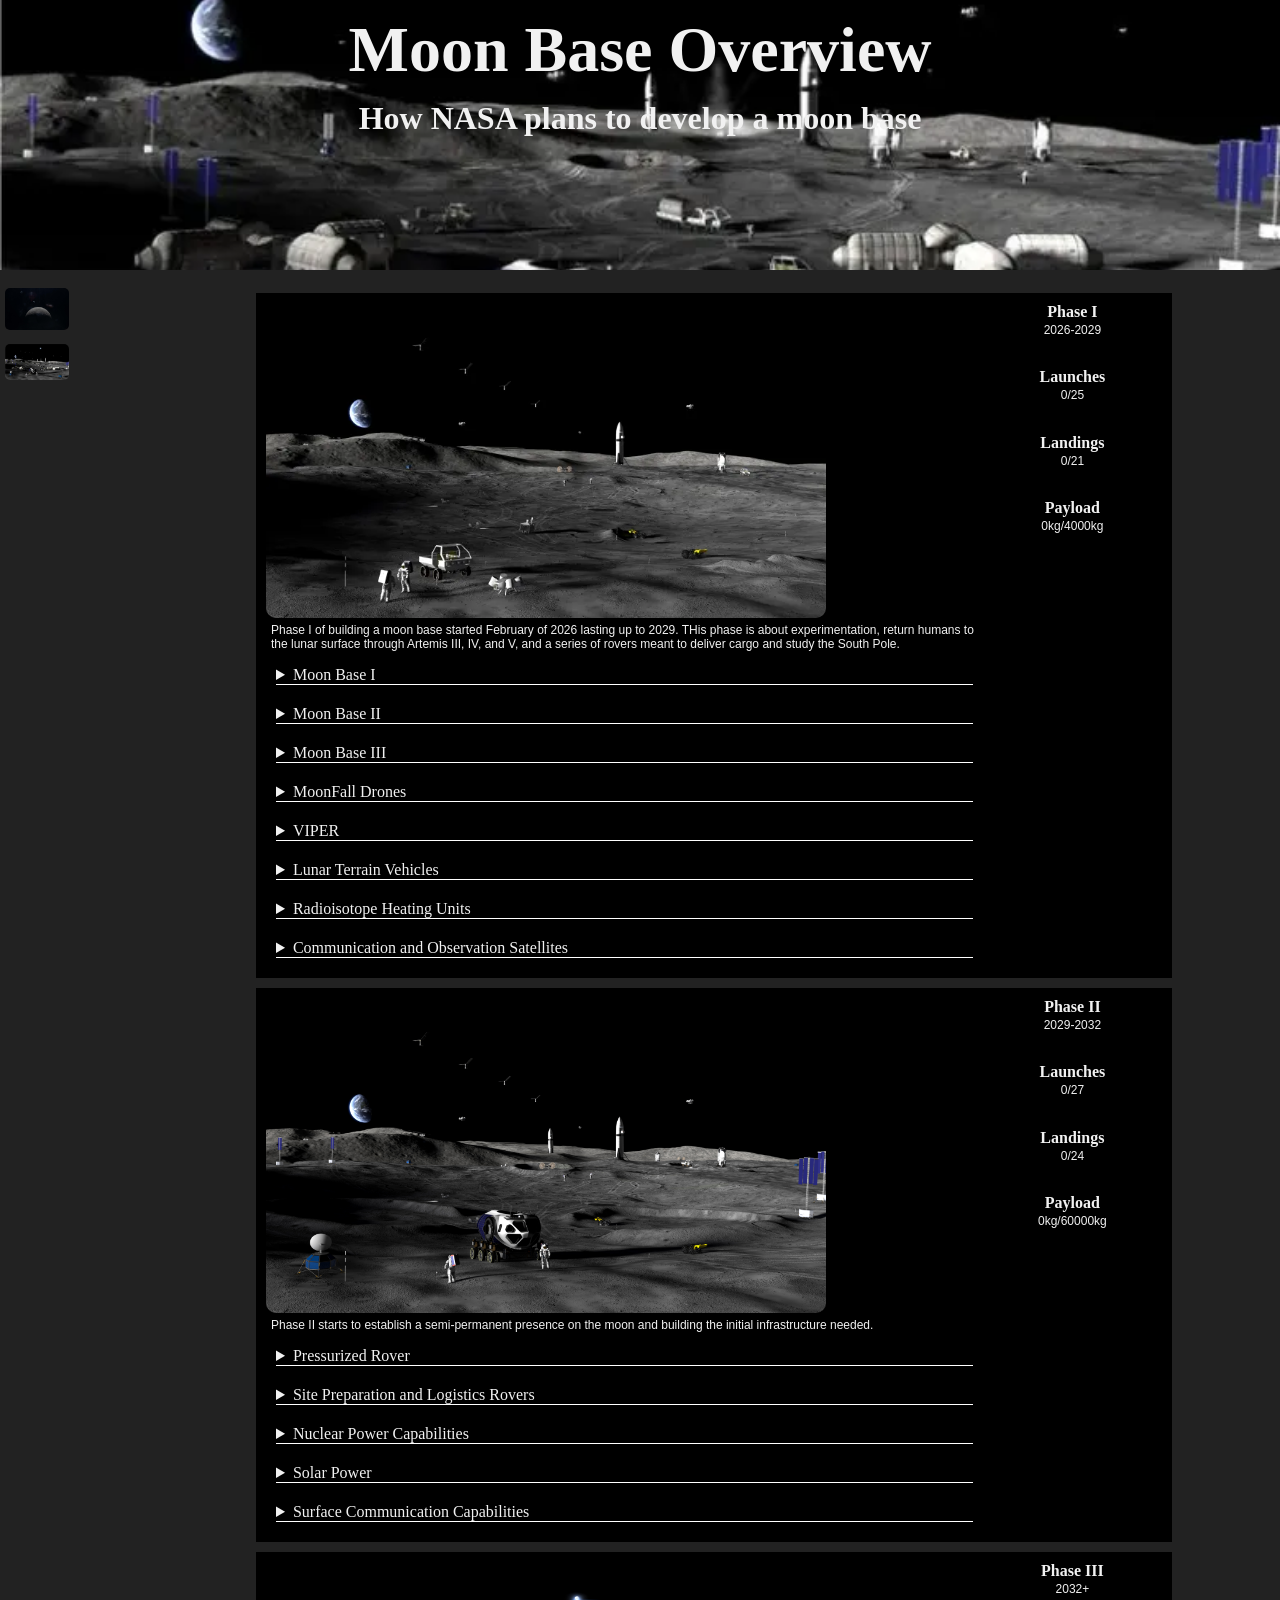
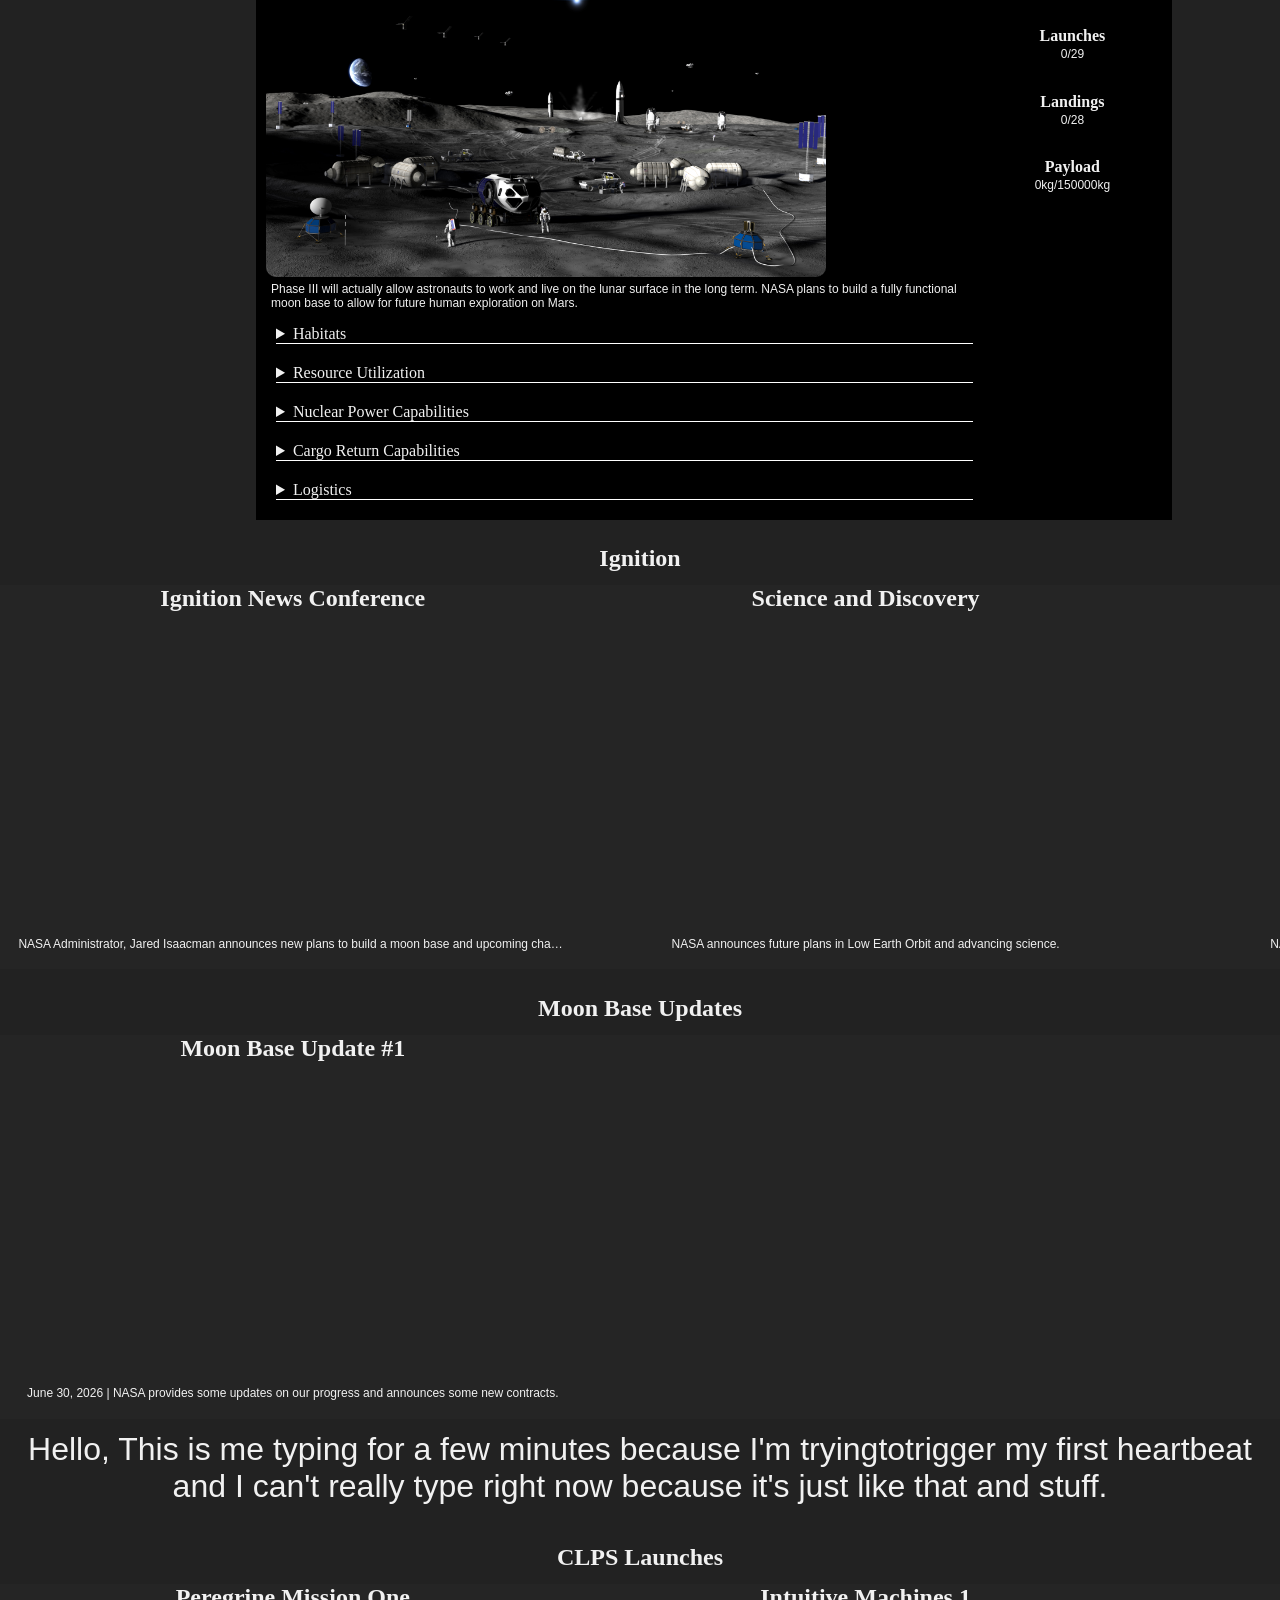
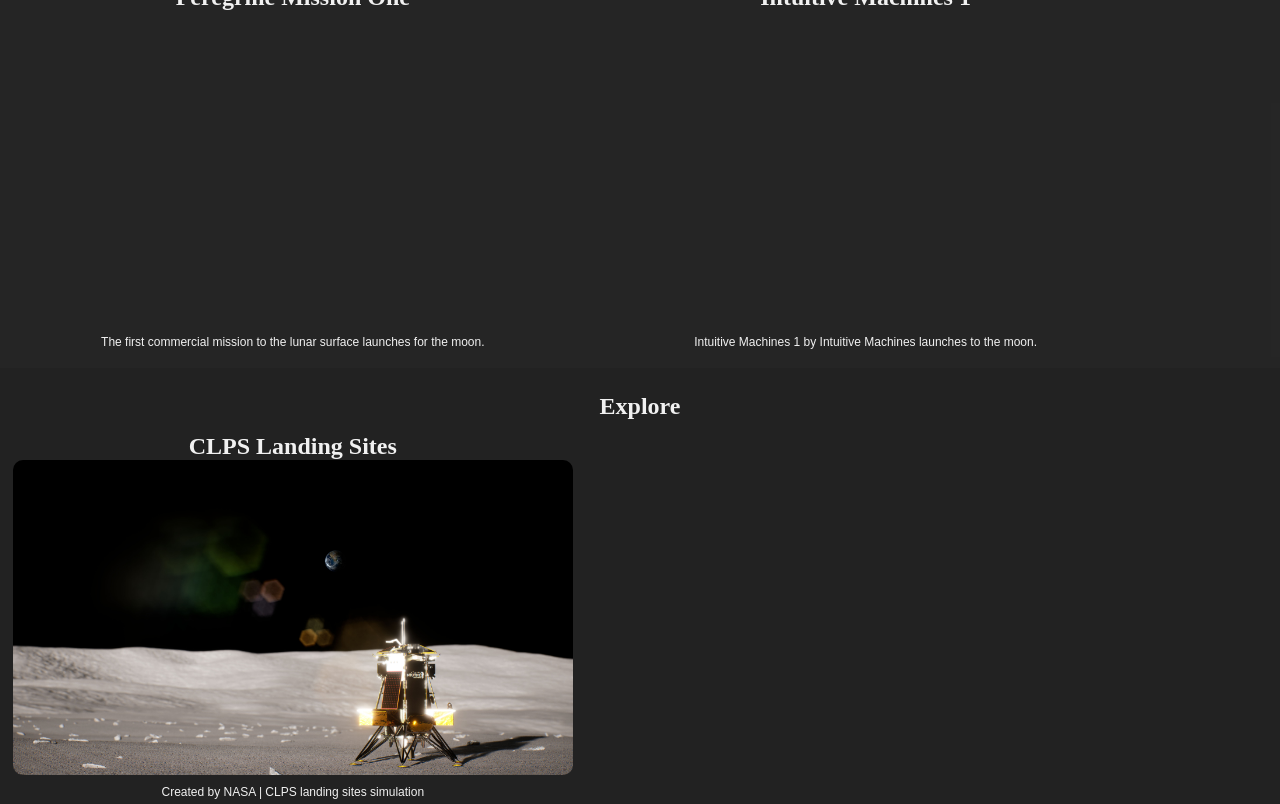
<file: docs/Pages/moonBase.html>
<!DOCTYPE html>
<html lang="en">
<head>
    <meta charset="UTF-8">
    <meta name="viewport" content="width=device-width, initial-scale=1.0">
    <title>Moon Base Hub</title>
    <link rel="stylesheet" href="../style.css">
</head>
<body>
    <header>
        <div class="bannerStrip" style="background-image: url(../Images/MoonBase.webp); background-size: 100%;">
            <h1>Moon Base Overview</h1>
            <h2>How NASA plans to develop a moon base</h2>
        </div>
    </header>

    <main>
        <section id="Section">
                <div class="hubContainer">
                <a href="../index.html">
                    <img src="../Images/ArtemisBanner.jpg" class="hubBubble" title="Artemis"/>
                </a>
                <a href="../Pages/moonBase.html">
                    <img src="../Images/MoonBase.webp" class="hubBubble" title="Moon Base">
                </a>
                
            </div>

            <div class="rightSidePanelLayout" style="background-color: black">
                <div class="leftContent">
                    <img src="../Images/MoonBasePhase1.webp">
                    <figcaption>Phase I of building a moon base started February of 2026 lasting up to 2029. THis phase is about experimentation, return humans to the lunar surface through Artemis III, IV, and V, and a series of rovers meant to deliver cargo and study the South Pole.</figcaption>

                    <details>
                        <summary>Moon Base I</summary>
                        <h4>2026</h4>
                        <p>Blue Origin will launch their endurance lander on the lunar South Pole to study key technologies and deliver science investigations</p>
                    </details>

                    <details>
                        <summary>Moon Base II</summary>
                        <h4>July 2026</h4>
                        <p>Astrobotic will land their Griffin lander to further demonstrate commercial landing capabilities and deliver payloads for NASA on the lunar South Pole. Griffin Mission-1 will be the largest lander ever sent to the moon.</p>
                    </details>

                    <details>
                        <summary>Moon Base III</summary>
                        <h4>2026</h4>
                        <p>Intuitive Machines will land their Nova C lander to deliver payload to the South Pole and further demonstrate key landing technologies.</p>
                    </details>

                    <details>
                        <summary>MoonFall Drones</summary>
                        <h4>2028</h4>
                        <p>NASA plans to land MoonFall drones which use propulsive hops to map and reach the most challenging surfaces of the moon.</p>
                    </details>

                    <details>
                        <summary>VIPER</summary>
                        <h4>2027</h4>
                        <p>The Volatiles Investigating Polar Exploration Rover (VIPER) will investigate water and other potential resources on the South Pole.</p>
                    </details>

                    <details>
                        <summary>Lunar Terrain Vehicles</summary>
                        <h4>2028</h4>
                        <p>These Lunar Terrain vehicles will allow astronauts to travel further and work longer on the lunar surface. They are designed to last a minimum of one year and around 500-550 miles of travel.</p>
                    </details>

                    <details>
                        <summary>Radioisotope Heating Units</summary>
                        <p>Radioisotope Heating Units will use decaying Radioisotope material to keep electronics within safe temperatures during the freezing dark where solar power isn't available.</p>
                    </details>

                    <details>
                        <summary>Communication and Observation Satellites</summary>
                        <p>This satellite constellation will orbit the moon improving communication and navigation capabilities on and around the moon.</p>
                    </details>
                </div>

                <div class="rightContent">
                    <h3>Phase I</h3>
                    <p>2026-2029</p>
                    <h4>Launches</h4>
                    <p>0/25</p>
                    <h4>Landings</h4>
                    <p>0/21</p>
                    <h4>Payload</h4>
                    <p>0kg/4000kg</p>
                </div>
            </div>

            <div class="rightSidePanelLayout" style="background-color: black">
                <div class="leftContent">
                    <img src="../Images/MoonBasePhase2.jpg">
                    <figcaption>Phase II starts to establish a semi-permanent presence on the moon and building the initial infrastructure needed.</figcaption>

                    <details>
                        <summary>Pressurized Rover</summary>
                        <p>Being developed by Toyota and the Japanese Space Agency, the pressurized rover will allow astronauts to venture beyond the lunar base where they will be able to conduct research and experiments. The rover will be capable of supporting the astronauts up to 30 days and up to 150 hours in total darkness.</p>
                    </details>

                    <details>
                        <summary>Site Preparation and Logistics Rovers</summary>
                        <p>These rovers will perform preparation activities on potential sites such as excavation and logistics.</p>
                    </details>

                    <details>
                        <summary>Nuclear Power Capabilities</summary>
                        <p>Radioisotope Thermoelectric Generators will be delivered to the lunar surface to demonstrate nuclear power capabilities. These generators will provide power to equipment in the dark where solar power isn't available.</p>
                    </details>

                    <details>
                        <summary>Solar Power</summary>
                        <p>NASA will test solar power units which may be able to help provide power to key technologies.</p>
                    </details>

                    <details>
                        <summary>Surface Communication Capabilities</summary>
                        <p>These devices will be able to provide reliable communication within a 6 mile radius.</p>
                    </details>
                </div>

                <div class="rightContent">
                    <h3>Phase II</h3>
                    <p>2029-2032</p>
                    <h4>Launches</h4>
                    <p>0/27</p>
                    <h4>Landings</h4>
                    <p>0/24</p>
                    <h4>Payload</h4>
                    <p>0kg/60000kg</p>
                </div>
            </div>

            <div class="rightSidePanelLayout" style="background-color: black">
                <div class="leftContent">
                    <img src="../Images/MoonBasePhase3.jpg">
                    <figcaption>Phase III will actually allow astronauts to work and live on the lunar surface in the long term. NASA plans to build a fully functional moon base to allow for future human exploration on Mars.</figcaption>

                    <details>
                        <summary>Habitats</summary>
                        <p>Larger habitation modules will support environmental control, power, and life support capabilities to extend lunar operations.</p>
                    </details>

                    <details>
                        <summary>Resource Utilization</summary>
                        <p>NASA could implement technology that will allow for oxygen, water, and hydrogen extractment and 3D printing for construction. This would make lunar exploration safer while reducing launch costs.</p>
                    </details>

                    <details>
                        <summary>Nuclear Power Capabilities</summary>
                        <p>Radioisotope Thermoelectric Generators will be delivered to the lunar surface to demonstrate nuclear power capabilities. These generators will provide power to equipment in the dark where solar power isn't available.</p>
                    </details>

                    <details>
                        <summary>Cargo Return Capabilities</summary>
                        <p>These landers could return up to 500kg of material from the moon to Earth such as samples, research, and hardware.</p>
                    </details>

                    <details>
                        <summary>Logistics</summary>
                        <p>New logistic systems that could potentially increase the amount of payload that can be delivered to the moon.</p>
                    </details>
                </div>

                <div class="rightContent">
                    <h3>Phase III</h3>
                    <p>2032+</p>
                    <h4>Launches</h4>
                    <p>0/29</p>
                    <h4>Landings</h4>
                    <p>0/28</p>
                    <h4>Payload</h4>
                    <p>0kg/150000kg</p>
                </div>
            </div>
        </section>

        <section id="Section">
            <h2>Ignition</h2>
            <div class="carousel">
                <div class="card">
                    <h3>Ignition News Conference</h3>
                    <iframe width="560" height="315" src="https://www.youtube.com/embed/LZea4h8zxLY?si=W0YySKYd8lhzqHbv" title="YouTube video player" frameborder="0" allow="accelerometer; autoplay; clipboard-write; encrypted-media; gyroscope; picture-in-picture; web-share" referrerpolicy="strict-origin-when-cross-origin" allowfullscreen></iframe>
                    <p>NASA Administrator, Jared Isaacman announces new plans to build a moon base and upcoming changes to the Artemis Program and future Artemis missions.</p>
                </div>

                <div class="card">
                    <h3>Science and Discovery</h3>
                    <iframe width="560" height="315" src="https://www.youtube.com/embed/BYH6W9iCs2E?si=95kPbnUWlXgTznv4" title="YouTube video player" frameborder="0" allow="accelerometer; autoplay; clipboard-write; encrypted-media; gyroscope; picture-in-picture; web-share" referrerpolicy="strict-origin-when-cross-origin" allowfullscreen></iframe>
                    <p>NASA announces future plans in Low Earth Orbit and advancing science.</p>
                </div>

                <div class="card">
                    <h3>Plans for a Moon Base</h3>
                    <iframe width="560" height="315" src="https://www.youtube.com/embed/yIlTwwJv1Ac?si=VyViuh5QEDLFVvyJ" title="YouTube video player" frameborder="0" allow="accelerometer; autoplay; clipboard-write; encrypted-media; gyroscope; picture-in-picture; web-share" referrerpolicy="strict-origin-when-cross-origin" allowfullscreen></iframe>
                    <p>NASA outlines detailed plans to build a sustainable moon base.</p>
                </div>
            </div>
        </section>

        <section id="Section">
            <h2>Moon Base Updates</h2>

            <div class="carousel">
                <div class="card">
                <h3>Moon Base Update #1</h3>
                <iframe width="560" height="315" src="https://www.youtube.com/embed/jXTBJz5MGbA?si=iDmzQThgm2A-OTXt" title="YouTube video player" frameborder="0" allow="accelerometer; autoplay; clipboard-write; encrypted-media; gyroscope; picture-in-picture; web-share" referrerpolicy="strict-origin-when-cross-origin" allowfullscreen></iframe>
                <p>June 30, 2026 | NASA provides some updates on our progress and announces some new contracts.</p>
            </div>
            </div>

            <p>Hello, This is me typing for a few minutes because I'm tryingtotrigger my first heartbeat and I can't really type right now because it's just like that and stuff.</p>
            
        </section>

        <section id="Section">
            <h2>CLPS Launches</h2>
            <div class="carousel">
                <div class="card">
                <h3>Peregrine Mission One</h3>
                <iframe width="560" height="315" src="https://www.youtube.com/embed/BWwnpVk6Wq4?si=3PeQ_HQYkscZh1_G" title="YouTube video player" frameborder="0" allow="accelerometer; autoplay; clipboard-write; encrypted-media; gyroscope; picture-in-picture; web-share" referrerpolicy="strict-origin-when-cross-origin" allowfullscreen></iframe>
                <p>The first commercial mission to the lunar surface launches for the moon.</p>
            </div>

            <div class="card">
                <h3>Intuitive Machines 1</h3>
                <iframe width="560" height="315" src="https://www.youtube.com/embed/CvdgoX-3WOM?si=B6SNz3hLeGln06kC" title="YouTube video player" frameborder="0" allow="accelerometer; autoplay; clipboard-write; encrypted-media; gyroscope; picture-in-picture; web-share" referrerpolicy="strict-origin-when-cross-origin" allowfullscreen></iframe>
                <p>Intuitive Machines 1 by Intuitive Machines launches to the moon.</p>
            </div>
            </div>
            
        </section>
        
        <section id="Section">
            <div class="Carousel">
                <h2>Explore</h2>
                
                <div class="card">
                    <h3>CLPS Landing Sites</h3>
                    <a href="clpsTracker.html" target="_blank">
                        <img src="../Images/NovaCLander.jpg">
                    </a>
                    <p>Created by NASA | CLPS landing sites simulation</p>
                </div>
                
            </div>
        </section>
    </main>
</body>
</html>
</file>
<file: docs/style.css>
/* Variables */
:root {
    --primaryFont:"GC Protage";
    --h1FontSize: 4em;
    --h2FontSize: 2em;
    --h3FontSize: 1.5em;
    --pFontSize: 0.75em;
    --primaryBgColor: #222;
    --primaryTextColor:#f1f1f1;
    --primaryUIColor: #111;
}

/* Gets rid of default margins and padding */
* {
    margin:0px;
    padding:0px;
}

/* Custom fonts */
@font-face {
    font-family: "GC Protage";
    src: url("../Assets/Fonts/GcProtageDemoMedium-0vppR.ttf") format("ttf");
}

/* Styles the body */
body {
    background-color: var(--primaryBgColor);
}

details {
    margin:10px;
    border-bottom: 1px solid white;
}

details h4 {
    color:white;
    padding:5px;
    font-family: "GC Protage", serif;
}

details p {
    font-size: var(--pFontSize);
    text-align: left;
}

figcaption {
    color: var(--primaryTextColor);
    font-family: "GC Protage", sans-serif;
    padding: 5px;
    font-size: var(--pFontSize);
}

h2 {
    color: var(--primaryTextColor);
    font-family: "GC Protage", serif;
    text-align: center;
}

p {
    font-size: var(--pFontSize);
    font-family: "GC Protage", sans-serif;
}

summary {
    color: var(--primaryTextColor);
    font-family: "GC Protage", serif;
    cursor: pointer;
}

summary p

ul .timeline {
    list-style-type: none;
}

ul.timeline hr {
    width: 75%;
}


ul.timeline li {
    font-size: large;
    line-height: 3em;
    text-align: center;
}

/* Classes */

/* Styles Banner Strips */
.bannerStrip {
    width:100%;
    height:30dvh;
    background-position: center;
}

/* Styles main headings in Banner Strips */
.bannerStrip h1 {
    color:var(--primaryTextColor);
    font-family: var(--primaryFont), serif;
    text-align: center;
    padding:1%;
    font-size: var(--h1FontSize);
}

/* Styles subheadings in Banner Strips */
.bannerStrip h2 {
    color:var(--primaryTextColor);
    font-family: var(--primaryFont), serif;
    text-align: center;
    font-size: var(--h2FontSize);
}

/* Styles images in Banner Strips */
.bannerStrip img{
    object-fit:cover;
    width:100%;
    height:30dvh;
    position:relative;
}

.collapsable details {
    width: 90dvw;
    border: none;
    
}

.collapsable summary {
    font-size: var(--h2FontSize);
    font-weight: bold;
    text-align: left;
}

.collapsable details p {
    font-size: var(--pFontSize);
}

.collapsable ul li {
    color: var(--primaryTextColor);
}

/* Styles each card */
.card {
    max-width: 560px;
    padding-left: 1%;
}

/* Styles card headings */
.card h3 {
    color: var(--primaryTextColor);
    text-align: center;
    font-family: var(--primaryFont), serif;
    font-size: var(--h3FontSize);
}

/* Styles card descriptions */
.card p {
    color:var(--primaryTextColor);
    font-family: var(--primaryFont), sans-serif;
    text-overflow: ellipsis;
    overflow:hidden;
    max-width: 560px;
    white-space: nowrap !important;
    font-size: var(--pFontSize);
}

/* Styles the card iframes */
.card iframe, img {
    width:560px;
    height:315px;
    border-radius: 10px;
}

/* Styles the Carousel */
.carousel{
    display:flex;
    flex-direction: row;
    overflow-x: scroll;
    overflow-y:hidden;
    scrollbar-color: #444 var(--primaryBgColor);
    scrollbar-width: thin;
    background-color: #4444441c;
    padding-bottom: 1%;
}

.hubContainer {
    width:10%;
    display: flex;
    flex-direction: column;
    align-items: center;
    position:fixed;
}

.hubBubble {
    width: 50%;
    height:auto;
    padding: 5px;
}

.hubBubble:hover {
    width:60%;
}

.missionOverview {
    display:flex;
    flex-direction: row;
    justify-content: space-evenly;
    width:90dvw;
    margin:2%;
    margin-left:auto;
    margin-right:auto;
    background-color: var(--primaryUIColor);
    border-radius: 10px;
    padding:1%;
}

.missionOverview h3, p {
    color: var(--primaryTextColor);
    text-align: center;

}



.missionOverviewBlock {
    display: grid;
    flex-direction: column;
    justify-content: center;
    margin:1%;
    border: 2px solid #f5f5f5;
    width:25%;
    padding: 5px;
    flex-wrap: nowrap;
}

.missionOverviewBlock h3, p {
    color: var(--primaryTextColor);
    text-align: center;

}

.missionOverviewRow {
    display: flex;
    flex-direction: row;
    margin:5%;
}

.missionOverviewContent {
    display: flex;
    flex-direction: column;
}

.missionOverviewContent p {
    font-size: var(--pFontSize);
    font-family: "GC Protage", sans-serif;
}

.rightContent {
    display: flex;
    flex-direction: row;
    justify-content: start;
}

.rightSidePanelLayout {
    width:70dvw;
    margin-left:20dvw;
    padding:10px;
    margin-top:10px;
    display:flex;
    flex-direction: row;
    justify-content: space-evenly;
    background-repeat: no-repeat;
    background-size: 100%;
}

.rightSidePanelLayout h2 {
    font-size: 1.5em;
    text-align: center;
}

.rightSidePanelLayout h3 {
    font-size: 1em;
    color:var(--primaryTextColor);
    text-align: center;
    white-space: nowrap;
}

.rightContent h4 {
    font-size: 1em;
    color:var(--primaryTextColor);
    text-align: center;
    padding-top: 30px;
}

.rightSidePanelLayout p {
    font-size: 1em;
}

.rightSidePanelLayout .rightContent p {
    font-size: 0.75em;
}

.rightSidePanelLayout .leftContent {
    width:80%;
    display: flex;
    flex-direction: column;
}

.rightSidePanelLayout .rightContent {
    width:20%;
    display:flex;
    flex-direction: column;
}

.row {
    display: flex;
    flex-direction: row;
}

/* Styles the spacecraft container */
.sidePanel {
    width:25dvw;
    background-color: var(--primaryUIColor);
    margin:2%;
    padding:10px;
    border-radius: 10px;
    overflow: hidden;
}

.sidePanel h2 {
    border-bottom: 2px solid #f5f5f5;
}

.sidePanelRow {
    display:flex;
    flex-direction: row;
    justify-content: space-between;
    border-bottom: 2px solid #f5f5f5;
    border-bottom-style: solid;
    padding:5%;
}

.sidePanelRow p {
    font-size: var(--pFontSize);
    font-family: "GC Protage", sans-serif;
}

.sidePanelRow h3 {
    color: var(--primaryTextColor);
}

ul.status::marker {
    color: green;
}

/* Styles the trajectory container */
.trajectoryContainer{
    display:flex;
    flex-direction: column;
    width:fit-content;
}

/* Styles the image in the trajectory container */
.trajectoryContainer img {
    object-fit: cover;
}

/* ID's */

#ArtemisIFact {
    border-bottom: 1px solid white;
    font-size: var(--h3FontSize);
}

#ArtemisIIFact {
    border-bottom: 1px solid white;
    font-size: var(--h3FontSize);
}

#ArtemisIIIFact {
    border-bottom: 1px solid white;
    font-size: var(--h3FontSize);
}

/* Styles the countdown container */
#Countdown {
    display:flex;
    flex-direction: row;
    justify-content: center;
}

/* Styles the countdown title */
#CountdownContainer {
    display:flex;
    flex-direction: column;
    background-color: var(#222);
    top:0;
    position:sticky;
    background-color: var(--primaryUIColor);
}

#CountdownContainer h2 {
    text-align:center;
    font-size:1.25em;
    color:var(--primaryTextColor);
    font-family: "GC Protage", serif;
}

#CountdownContainer p {
    font-size: 1em;
}


/* Styles each section */
#Section {
    padding-top: 1%;
}

/* Styles section header */
#Section h2 {
    padding:1%;
    color:var(--primaryTextColor);
    text-align: center;
}

/* Styles all countdown components */
#Years, #Months, #Days, #Hours, #Minutes, #Seconds, p {
    color: var(--primaryTextColor);
    font-size: 2em;
    font-family: "GC Protage", sans-serif;
    padding:1%;
}

/* Media Queries */
@media (width <= 800px) {
    :root {
        --primaryFont:"GC Protage";
        --h1FontSize: 3em;
        --h2FontSize: 1.5em;
        --h3FontSize: 0.5em;
        --pFontSize: 0.5em;
        --primaryBgColor: #222;
        --primaryTextColor:#f1f1f1;
    }

    .bannerStrip h1 {
        color:var(--primaryTextColor);
        font-family: var(--primaryFont), serif;
        text-align: center;
        padding:1%;
        font-size: 2em;
    }

    .bannerStrip h2 {
        padding:1%;
        font-size: 1.5em;
    }

    iframe {
        width:100%;
    }

    p {
        text-align: left;
    }

    .bannerStrip {
        width:100%;
        height:15dvh;
        background-image: url("Images/ArtemisBanner.jpg");
        background-position: center;
    }

    .card h3 {
        color: var(--primaryTextColor);
        text-align: center;
        font-family: var(--primaryFont), serif;
        font-size: var(--h3FontSize);
        padding:1%;
    }

    .card iframe, img {
        zoom: 0.5;
        border-radius: 10px;
    }

    .card p {
        color:var(--primaryTextColor);
        font-family: var(--primaryFont), sans-serif;
        text-overflow: ellipsis;
        overflow:hidden;
        max-width: 270px;
        white-space: nowrap !important;
        font-size: var(--pFontSize);
    }

    .hubBubble {
        width: 100%;
        height:auto;
        padding: 5px;
    }

    .hubBubble:hover {
        width:110%;
    }

    .rightSidePanelLayout .rightContent p {
        font-size: 0.50em;
    }

    .missionOverview {
        display:flex;
        flex-direction: column;
        justify-content: space-evenly;
        width:90dvw;
        margin:2%;
        margin-left:auto;
        margin-right:auto;
        background-color: var(--primaryUIColor);
        border-radius: 10px;
        padding:1%;
    }

    .missionOverview h3{
        color: var(--primaryTextColor);
        text-align: center;

    }

    .missionOverview p {
        color: var(--primaryTextColor);
        text-align: left;
    }


    .missionOverviewBlock h3 {
        color: var(--primaryTextColor);
        text-align: center;
        font-size: var(--h3FontSize);

    }

    .missionOverviewContent {
        display: flex;
        flex-direction: column;
    }

    .missionOverviewContent p {
        font-size: 0.5em;
        overflow: hidden;
        max-lines: 1;
        white-space:nowrap;
        font-family: "GC Protage", sans-serif;
    }

    .row {
        display: flex;
        flex-direction: column;
    }

    /* Styles the spacecraft container */
    .sidePanel {
        width:90dvw;
        background-color: var(--primaryUIColor);
        margin:2%;
        padding:10px;
        border-radius: 10px;
        overflow: hidden;
    }

    .sidePanel h2 {
        border-bottom: 2px solid #f5f5f5;
    }

    .sidePanelRow {
        display:flex;
        flex-direction: row;
        justify-content: space-between;
        border-bottom: 2px solid #f5f5f5;
        border-bottom-style: solid;
        
    }

    .rightSidePanelLayout {
        width:70dvw;
        margin-left:10dvw;
        padding:10px;
        margin-top:10px;
        display:flex;
        flex-direction: row;
        justify-content: space-evenly;
        background-repeat: no-repeat;
        background-size: 100%;
    }

    .sidePanelRow p {
        font-size: 0.75em;
        font-family: "GC Protage", sans-serif;
    }

    .sidePanelRow h3 {
        color: var(--primaryTextColor);
    }

    .rightContent {
        display: flex;
        flex-direction: row;
        justify-content: start;
        margin-top: 20dvh;
    }

    .rightContent h4 {
        font-size: 0.75em;
        color:var(--primaryTextColor);
        text-align: center;
        padding-top: 30px;
    }

    .rightContent h3 {
        font-size: 0.75em;
    }

    

    #Countdown {
    display:flex;
    flex-direction: row;
    justify-content: center;
}

    /* Styles the countdown title */
    #CountdownContainer {
        display:flex;
        flex-direction: column;
        background-color: var(#222);
        top:0;
        position:sticky;
        background-color: var(--primaryUIColor);
    }

    #CountdownContainer h2 {
        text-align:center;
        font-size:1em;
        color:var(--primaryTextColor);
        font-family: "GC Protage", serif;
    }

    #CountdownContainer p {
        font-size: 0.75em;
    }

    #LaunchStatus {
        text-align:center;
        font-size: 0.75em;
        overflow:visible;
    }

    #Years, #Months, #Days, #Hours, #Minutes, #Seconds, p {
        color: var(--primaryTextColor);
        font-size: 1em;
        font-family: "GC Protage", sans-serif;
        padding:1%;
    }

    
}
</file>
